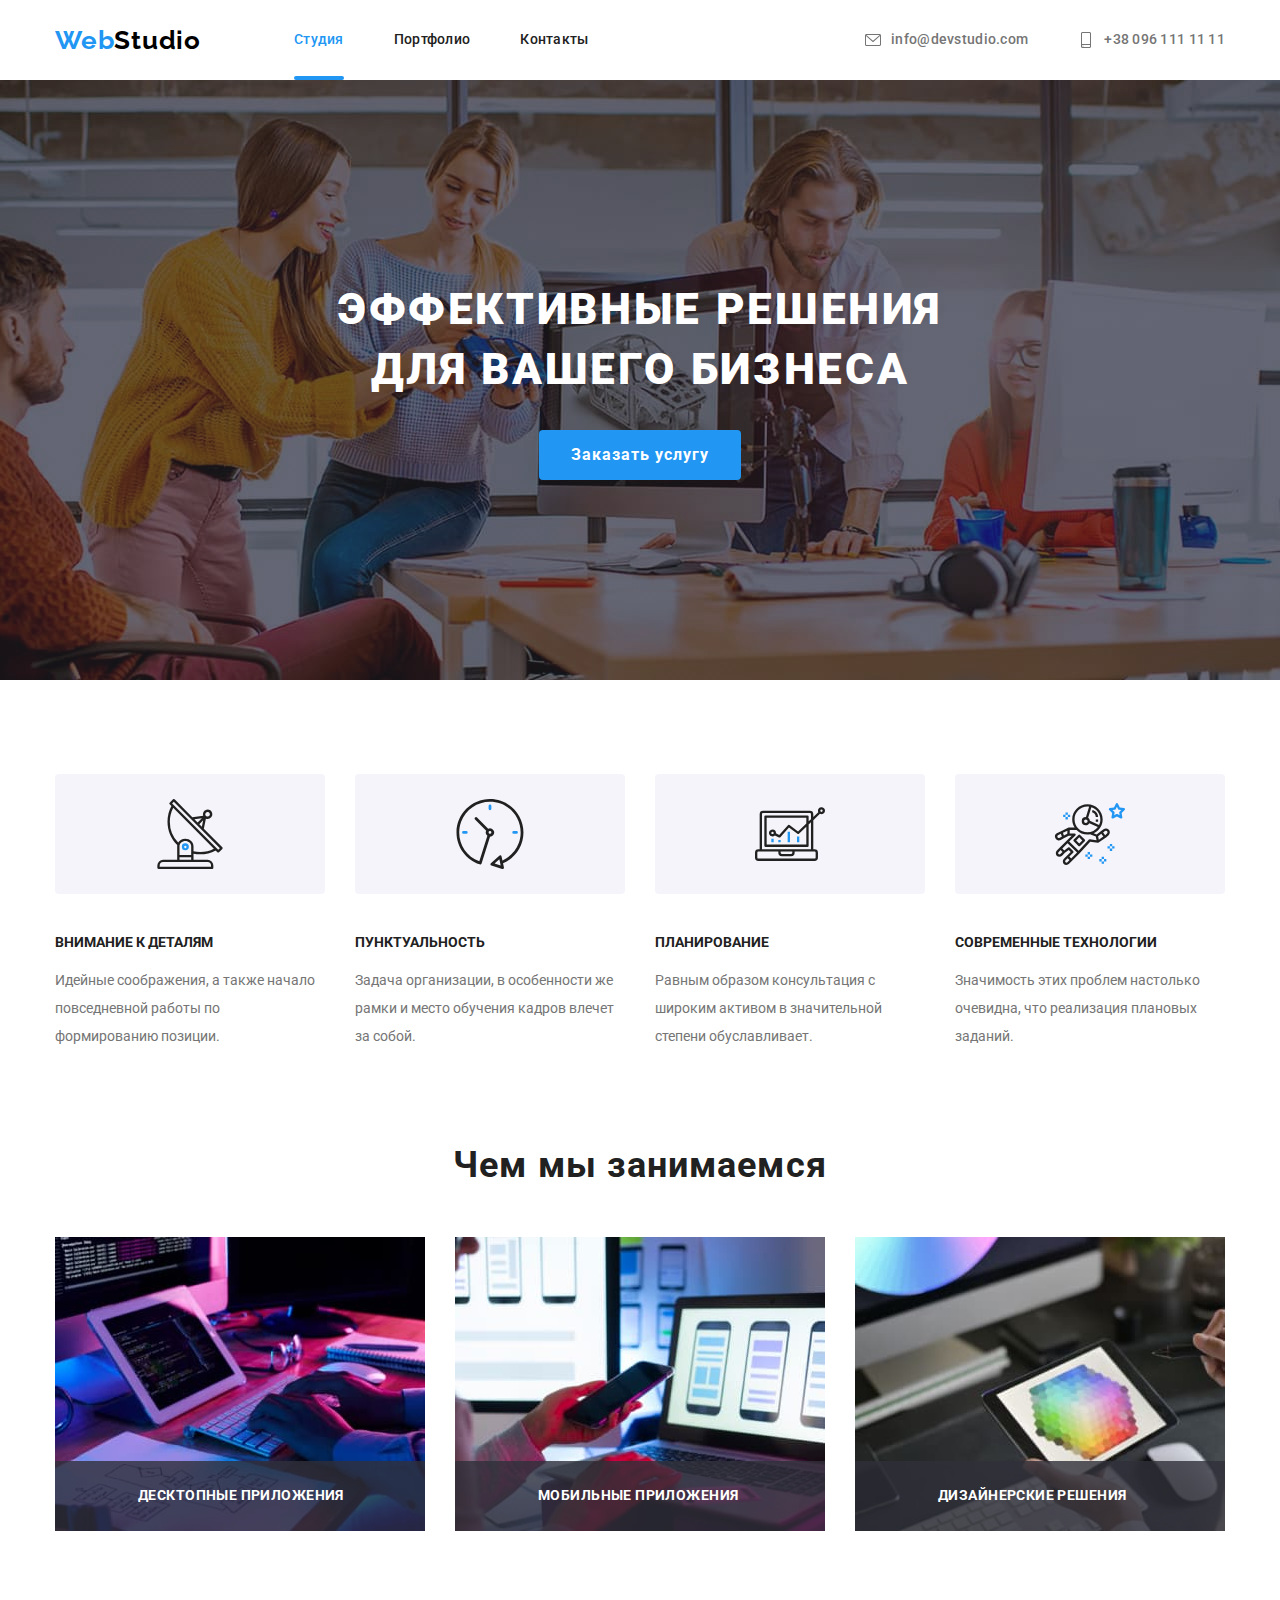
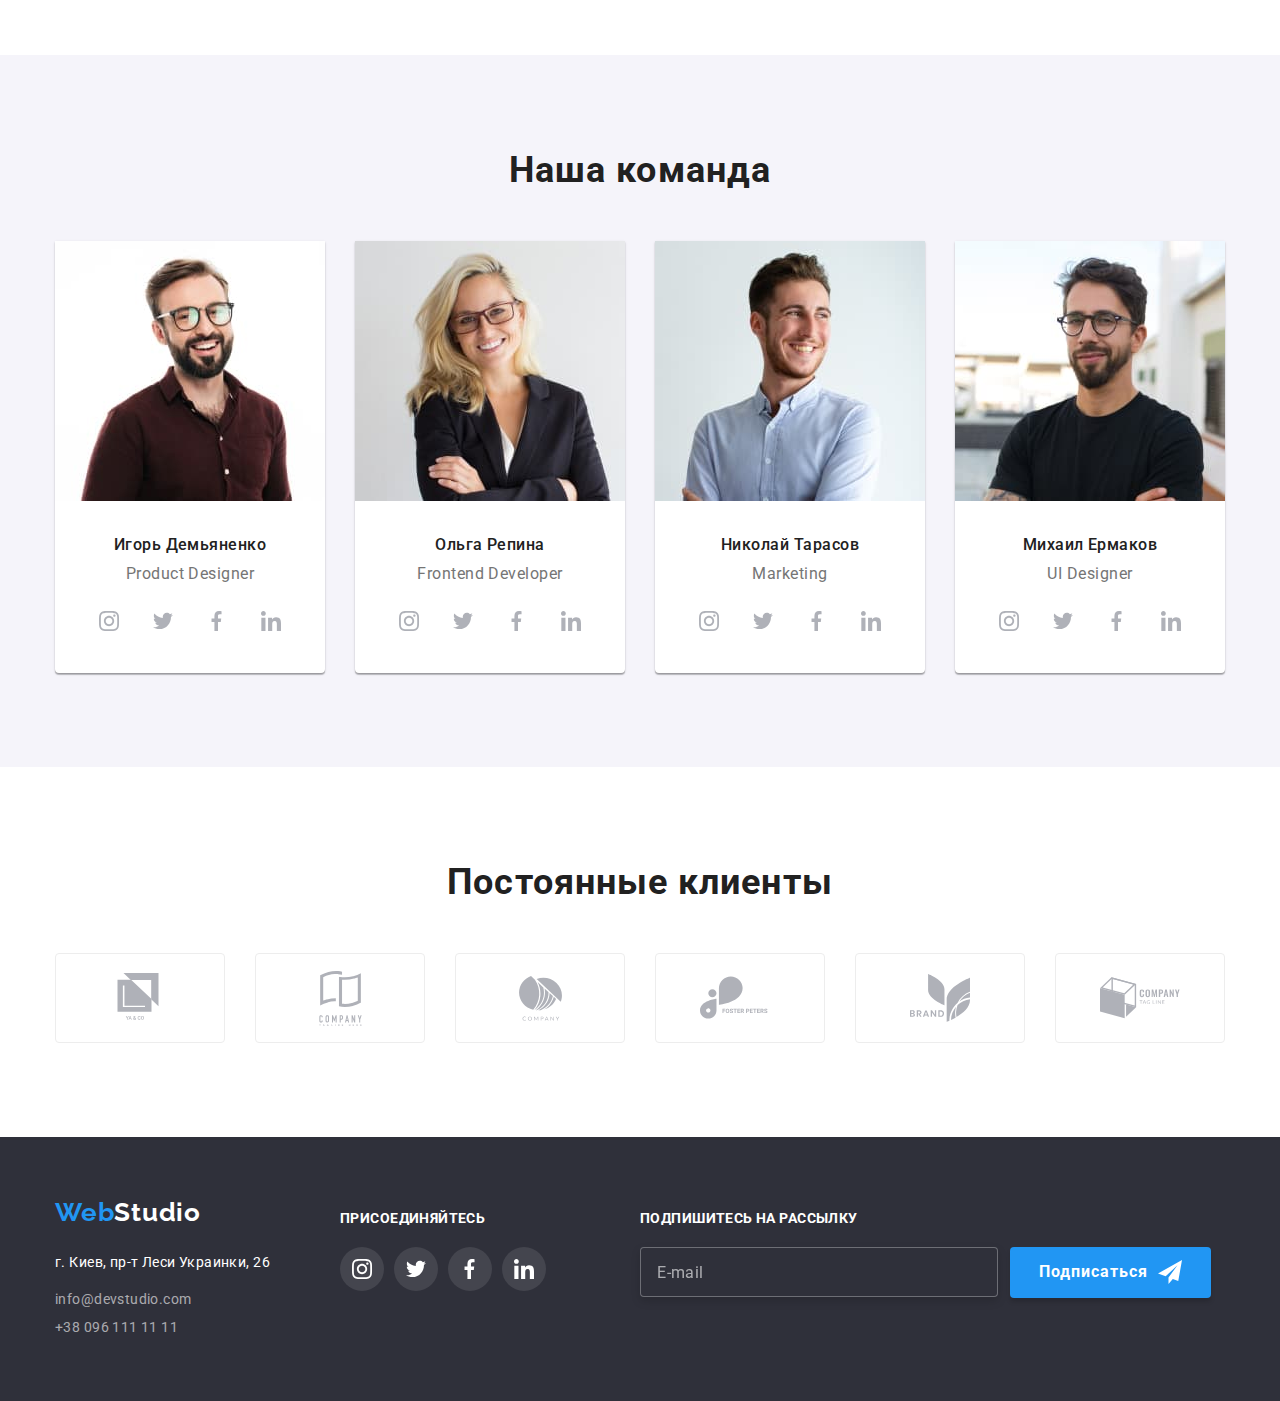
<file: index.html>
<!DOCTYPE html>
<html lang="ru">
<head>
    <meta charset="UTF-8">
    <meta name="viewport" content="width=device-width, initial-scale=1.0">
    <title>Document</title>
    <link rel="stylesheet" href="https://cdnjs.cloudflare.com/ajax/libs/modern-normalize/1.0.0/modern-normalize.css">
    <link rel="preconnect" href="https://fonts.gstatic.com">
    <link rel="stylesheet"
        href="https://fonts.googleapis.com/css2?family=Raleway:wght@700&family=Roboto:wght@400;500;700;900&display=swap">
    <link rel="stylesheet" href="./dist/css/main.min.css">
</head>
<body>
    <!--шапка сайта-->
            <header>
                <!--блок навигации-->
                <div class="header">
        <div class="header__main-nav container">
            <nav class="header__nav">
                 <a href="" class="logo"> <span class="accent">Web</span>Studio</a>
        <!--ссылки на другие страницы-->
        
               <ul class="header__site-nav none">
                   <li class="item"> 
                <a href="index.html" class="header__link current"> Студия </a> 
            </li>
            <li class="item"> 
                <a href="portfolio.html" class="header__link"> Портфолио </a> 
            </li>
            <li class="item"> 
                <a href="" class="header__link"> Контакты </a> 
            </li>
            </ul>
   
        </nav>
        <!--ссылки на контакты-->
         <ul class="header__auth-nav">
             <li class="item"> <a href="mailto:info@devstudio.com" class="header__mail-tel"> 
                 <svg class="header__icon-mail" width="16px" height="30px">
                     <use href="./images/symbol-defso.svg#envelope"></use>
                 </svg> info@devstudio.com </a> </li>
             <li class="item"> <a href="tel:+380961111111" class="header__mail-tel">
                <svg class="header__icon-tel" width="16px" height="30px">
                    <use href="./images/symbol-defso.svg#smartphone"></use>
                </svg> +38 096 111 11 11 </a> </li>
          </ul>
    </div>    
    </div>
        </header>
        <!--главный заголовок-->
        <div class="banner__overlay">
                    <section class="banner"> 
                <h1 class="banner__main-title"> <div>Эффективные решения</div> для вашего бизнеса</h1>
                <button class="banner__button" data-modal-open> Заказать услугу </button>
            </section>
            </div>
               <!--основная часть сайта-->
            
        <main>
            <!--блок особенностей, буллеты-->
            <section class="bullet">
                <div class="container">
                <div class="bullets section">
                <ul class="bullet__main none">
                    <li class="bullet__item">
                        <svg class="bullet__icon">
                            <use href="./images/symbol-defso.svg#antenna1"></use>
                        </svg>
                        <h3 class="bullet__title"> ВНИМАНИЕ К ДЕТАЛЯМ </h3>
                        <p class="bullet__description"> Идейные соображения, а также начало повседневной работы по формированию позиции. </p>
                    </li>
                    <li class="bullet__item">  
                        <svg class="bullet__icon">
                            <use href="./images/symbol-defso.svg#clock1"></use>
                        </svg>
                        <h3 class="bullet__title">  ПУНКТУАЛЬНОСТЬ </h3>
                        <p class="bullet__description"> Задача организации, в особенности же рамки и место обучения кадров влечет за собой. </p>
                    </li>
                    <li class="bullet__item">
                        <svg class="bullet__icon">
                            <use href="./images/symbol-defso.svg#diagram1"></use>
                        </svg>
                        <h3 class="bullet__title"> ПЛАНИРОВАНИЕ </h3>
                        <p class="bullet__description"> Равным образом консультация с широким активом в значительной степени обуславливает. </p>
                    </li>
                    <li class="bullet__item">
                        <svg class="bullet__icon">
                            <use href="./images/symbol-defso.svg#astronaut1"></use>
                        </svg>
                        <h3 class="bullet__title"> СОВРЕМЕННЫЕ ТЕХНОЛОГИИ </h3>
                        <p class="bullet__description"> Значимость этих проблем настолько очевидна, что реализация плановых заданий. </p>
                    </li>
                </ul>
                </div>
                </div>
            </section>

            <section class="direct">
                <!--блок направлений работы-->
                <div class="container">
                <div class="section">
                <h2 class="direct__title">Чем мы занимаемся</h2>
                  <ul class="direct__main none">
                    <li class="direct__image"> 
                        <div class="direct__thumb">
                        <img src="images/box1.jpg" alt="Laptop" width="370"> 
                    <div class="direct__overlay">
                        <p class="direct__text">ДЕСКТОПНЫЕ ПРИЛОЖЕНИЯ</p>
                    </div>
                    </div>
                    </li>
                    <li class="direct__image"> 
                        <div class="direct__thumb">
                        <img src="images/box2.jpg" alt="Mobile phone" width="370"> 
                        <div class="direct__overlay">
                            <p class="direct__text">МОБИЛЬНЫЕ ПРИЛОЖЕНИЯ</p>
                        </div>
                    </div>
                </li>
                    <li class="direct__image"> 
                        <div class="direct__thumb">
                        <img src="images/box3.jpg" alt="Tablet" width="370">
                    <div class="direct__overlay">
                        <p class="direct__text">ДИЗАЙНЕРСКИЕ РЕШЕНИЯ</p>
                    </div>
                    </div>
                 </li>                         
                </ul>
                </div>
                </div>
                
            </section>

            <section class="hero">
                <!--блок герои-->
                <div class="container">
                <div class="section">
                <h2 class="hero__title"> Наша команда </h2>
                <ul class="hero__main none">
                    <li class="hero__item">
                        <img src="images/igor.jpg" alt="Игорь Демьяненко" width="270" class="hero__image">
                        <h4 class="hero__name"> Игорь Демьяненко </h4>
                        <p class="hero__description"> Product Designer </p>
                        <div class="hero__network-set">
                    <a href="" class="hero__network">
                        <svg class="hero__icon-network">
                            <use href="./images/symbol-defso.svg#instacard"></use>
                        </svg></a>
                        <a href="" class="hero__network">
                            <svg class="hero__icon-network">
                                <use href="./images/symbol-defso.svg#twicard"></use>
                            </svg></a>
                            <a href="" class="hero__network">
                                <svg class="hero__icon-network">
                                    <use href="./images/symbol-defso.svg#fbcard"></use>
                                </svg></a>
                                <a href="" class="hero__network">
                                    <svg class="hero__icon-network">
                                        <use href="./images/symbol-defso.svg#linkedincard"></use>
                                    </svg></a>
                                    </div>

                </li>
                    <li class="hero__item">
                        <img src="images/olga.jpg" alt="Ольга Репина" width="270" class="hero__image">
                        <h4 class="hero__name"> Ольга Репина </h4>
                        <p class="hero__description"> Frontend Developer </p>
                        <div class="hero__network-set">
                            <a href="" class="hero__network">
                                <svg class="hero__icon-network">
                                    <use href="./images/symbol-defso.svg#instacard"></use>
                                </svg></a>
                            <a href="" class="hero__network">
                                <svg class="hero__icon-network">
                                    <use href="./images/symbol-defso.svg#twicard"></use>
                                </svg></a>
                            <a href="" class="hero__network">
                                <svg class="hero__icon-network">
                                    <use href="./images/symbol-defso.svg#fbcard"></use>
                                </svg></a>
                            <a href="" class="hero__network">
                                <svg class="hero__icon-network">
                                    <use href="./images/symbol-defso.svg#linkedincard"></use>
                                </svg></a>
                        </div>
                </li>
                    <li class="hero__item">
                        <img src="images/nicolay.jpg" alt="Николай Тарасов" width="270" class="hero__image">
                        <h4 class="hero__name"> Николай Тарасов </h4>
                        <p class="hero__description"> Marketing </p>
                        <div class="hero__network-set">
                            <a href="" class="hero__network">
                                <svg class="hero__icon-network">
                                    <use href="./images/symbol-defso.svg#instacard"></use>
                                </svg></a>
                            <a href="" class="hero__network">
                                <svg class="hero__icon-network">
                                    <use href="./images/symbol-defso.svg#twicard"></use>
                                </svg></a>
                            <a href="" class="hero__network">
                                <svg class="hero__icon-network">
                                    <use href="./images/symbol-defso.svg#fbcard"></use>
                                </svg></a>
                            <a href="" class="hero__network">
                                <svg class="hero__icon-network">
                                    <use href="./images/symbol-defso.svg#linkedincard"></use>
                                </svg></a>
                        </div>
                </li>
                    <li class="hero__item">
                        <img src="images/michael.jpg" alt="Михаил Ермаков" width="270" class="hero__image">
                        <h4 class="hero__name"> Михаил Ермаков </h4>
                        <p class="hero__description"> UI Designer </p>
                        <div class="hero__network-set">
                            <a href="" class="hero__network">
                                <svg class="hero__icon-network">
                                    <use href="./images/symbol-defso.svg#instacard"></use>
                                </svg></a>
                            <a href="" class="hero__network">
                                <svg class="hero__icon-network">
                                    <use href="./images/symbol-defso.svg#twicard"></use>
                                </svg></a>
                            <a href="" class="hero__network">
                                <svg class="hero__icon-network">
                                    <use href="./images/symbol-defso.svg#fbcard"></use>
                                </svg></a>
                            <a href="" class="hero__network">
                                <svg class="hero__icon-network">
                                    <use href="./images/symbol-defso.svg#linkedincard"></use>
                                </svg></a>
                        </div>
                </li>
                </ul>
                </div>
                </div>
            </section>
            
            <!--блок клиенты-->
            <section class="client">
                <div class="container">
                    <div class="section">
<h2 class="client__title">Постоянные клиенты</h2>
<ul class="client__main none">
        <li class="client__list">  
        <button class="client__button">
        <svg class="client__icon" width="50px" height="60px">
            <use href="./images/symbol-defso.svg#client1"></use>
        </svg>
        </button>
    </li>
    <li class="client__list">
        <button class="client__button">
            <svg class="client__icon" width="55px" height="85px">
                <use href="./images/symbol-defso.svg#client2"></use>
            </svg>
            </button>
    </li>
    <li class="client__list">
        <button class="client__button">
            <svg class="client__icon" width="45px" height="55px">
                <use href="./images/symbol-defso.svg#client3"></use>
            </svg>
            </button>
    </li>
    <li class="client__list">
        <button class="client__button">
            <svg class="client__icon" width="90px" height="80px">
                <use href="./images/symbol-defso.svg#client4"></use>
            </svg>
            </button>
    </li>
    <li class="client__list">
        <button class="client__button">
            <svg class="client__icon" width="60px" height="80px">
                <use href="./images/symbol-defso.svg#client5"></use>
            </svg>
            </button>
    </li>
    <li class="client__list">
        <button class="client__button">
            <svg class="client__icon" width="88px" height="80px">
                <use href="./images/symbol-defso.svg#client6"></use>
            </svg>
            </button>
    </li>
    
</ul>
</div>
</div>
            </section>
            </main>

            <!--модальное окно-->
            <div class="backdrop is-hidden" data-modal>
                <div class="modal">
                    <button class="modal__button-close" data-modal-close>
                        <svg class="modal__button-close-icon" width="18px" height="18px"> 
                            <use href="./images/symbol-defso.svg#close-black"></use>
                        </svg>
                    </button>                   
                    <p class="modal__title">Оставьте свои данные, мы вам перезвоним</p>
                <form class="modal__form">
                    <div class="form__input">
                        <label for="user-name" class="modal__label">Имя</label>
                        
                        <svg class="modal__icon-form" width="18px" height="18px">
                            <use href="./images/symbol-defso.svg#person"></use>
                        </svg>
                        <input type="text" name="user-name" id="user-name" class="modal__input-text">
                    </div>
                   <div class="form__input">
                    <label for="phone" class="modal__label">Телефон</label>
                    
                    <svg class="modal__icon-form" width="18px" height="18px">
                        <use href="./images/symbol-defso.svg#phone"></use>
                    </svg>
                    <input type="tel" name="phone" id="phone" class="modal__input-text">
                   </div>
                   <div class="form__input">
                    <label for="email" class="modal__label">Почта</label>
                    
                    <svg class="modal__icon-form" width="18px" height="18px">
                        <use href="./images/symbol-defso.svg#email"></use>
                    </svg>
                    <input type="email" name="email" id="email" class="modal__input-text">
                   </div>
                   <div class="form__input">
                    <label for="comment" class="modal__label">Комментарий</label>
                    <textarea name="comment" id="comment" rows="4" placeholder="Введите текст"></textarea>
                   </div>         
                 <div class="modal__form-check">     
                                
                     <input type="checkbox" name="rules" id="checkbox" class="modal__checkbox"/>
                    
                    <label for="checkbox" class="modal__label-checkbox"><span class="modal__policy">Соглашаюсь с рассылкой и принимаю </span> <a href=""
                            class="modal__policy-link"> Условия договора</a>
                    </label> 
                </div>
                <div class="modal__button">
                 <button type="submit" class="modal__button-send">Отправить</button>
                </div>
                </form>
                </div>
            </div>
        
        <!--подвал сайта-->
       
    <footer class="footer">
        <div class="container">
            <div class="footer__info">
                <div>
                    <div class="footer__logo ">
                        <a href="" class="footer__logo-link"> <span class="accent">Web</span>Studio</a>
                    </div>
                    <!--блок контактов в подвале-->
                    <ul class="none">
                        <li>
                            <p class="footer__address"> г. Киев, пр-т Леси Украинки, 26 </p>
                        </li>
                        <li> <a href="mailto:info@devstudio.com" class="footer__contact footer__mail"> info@devstudio.com </a> </li>
                        <li> <a href="tel:+380961111111" class="footer__contact"> +38 096 111 11 11 </a> </li>
                    </ul>
                </div>
                <div class="footer__social">
    
                    <p class="footer__form-title">присоединяйтесь</p>
    
                    <ul class="none footer__network-set">
                        <li class="footer__item">
                            <a href="" class="footer__network">
                                <svg class="footer__icon-network">
                                    <use href="./images/symbol-defso.svg#instacard"></use>
                                </svg></a>
                        </li>
                        <li class="footer__item">
                            <a href="" class="footer__network">
                                <svg class="footer__icon-network">
                                    <use href="./images/symbol-defso.svg#twicard"></use>
                                </svg></a>
                        </li>
                        <li class="footer__item">
                            <a href="" class="footer__network">
                                <svg class="footer__icon-network">
                                    <use href="./images/symbol-defso.svg#fbcard"></use>
                                </svg></a>
                        </li>
                        <li class="footer__item">
                            <a href="" class="footer__network">
                                <svg class="footer__icon-network">
                                    <use href="./images/symbol-defso.svg#linkedincard"></use>
                                </svg></a>
                        </li>
                    </ul>
                </div>
                <!--форма подписки в подвале-->
                <div> 
                <form class="footer__form">
                    <p class="footer__form-title">подпишитесь на рассылку</p>
                    <div class="footer__input">
                    <label for="mail-foot"></label>
                    <input type="email" name="mail-foot" id="mail-foot" placeholder="E-mail" >
                
                    <button type="submit" class="footer__button-send">Подписаться
                        <svg class="footer__icon-send" width="24px" height="24px">
                            <use href="./images/symbol-defso.svg#icon-send"></use>
                        </svg>
                    </button>
                    </div>
                </form>
                </div>
            </div>
        </div>
    </footer>
<script src="./js/modal.js"></script>
</body>
</html>
</file>
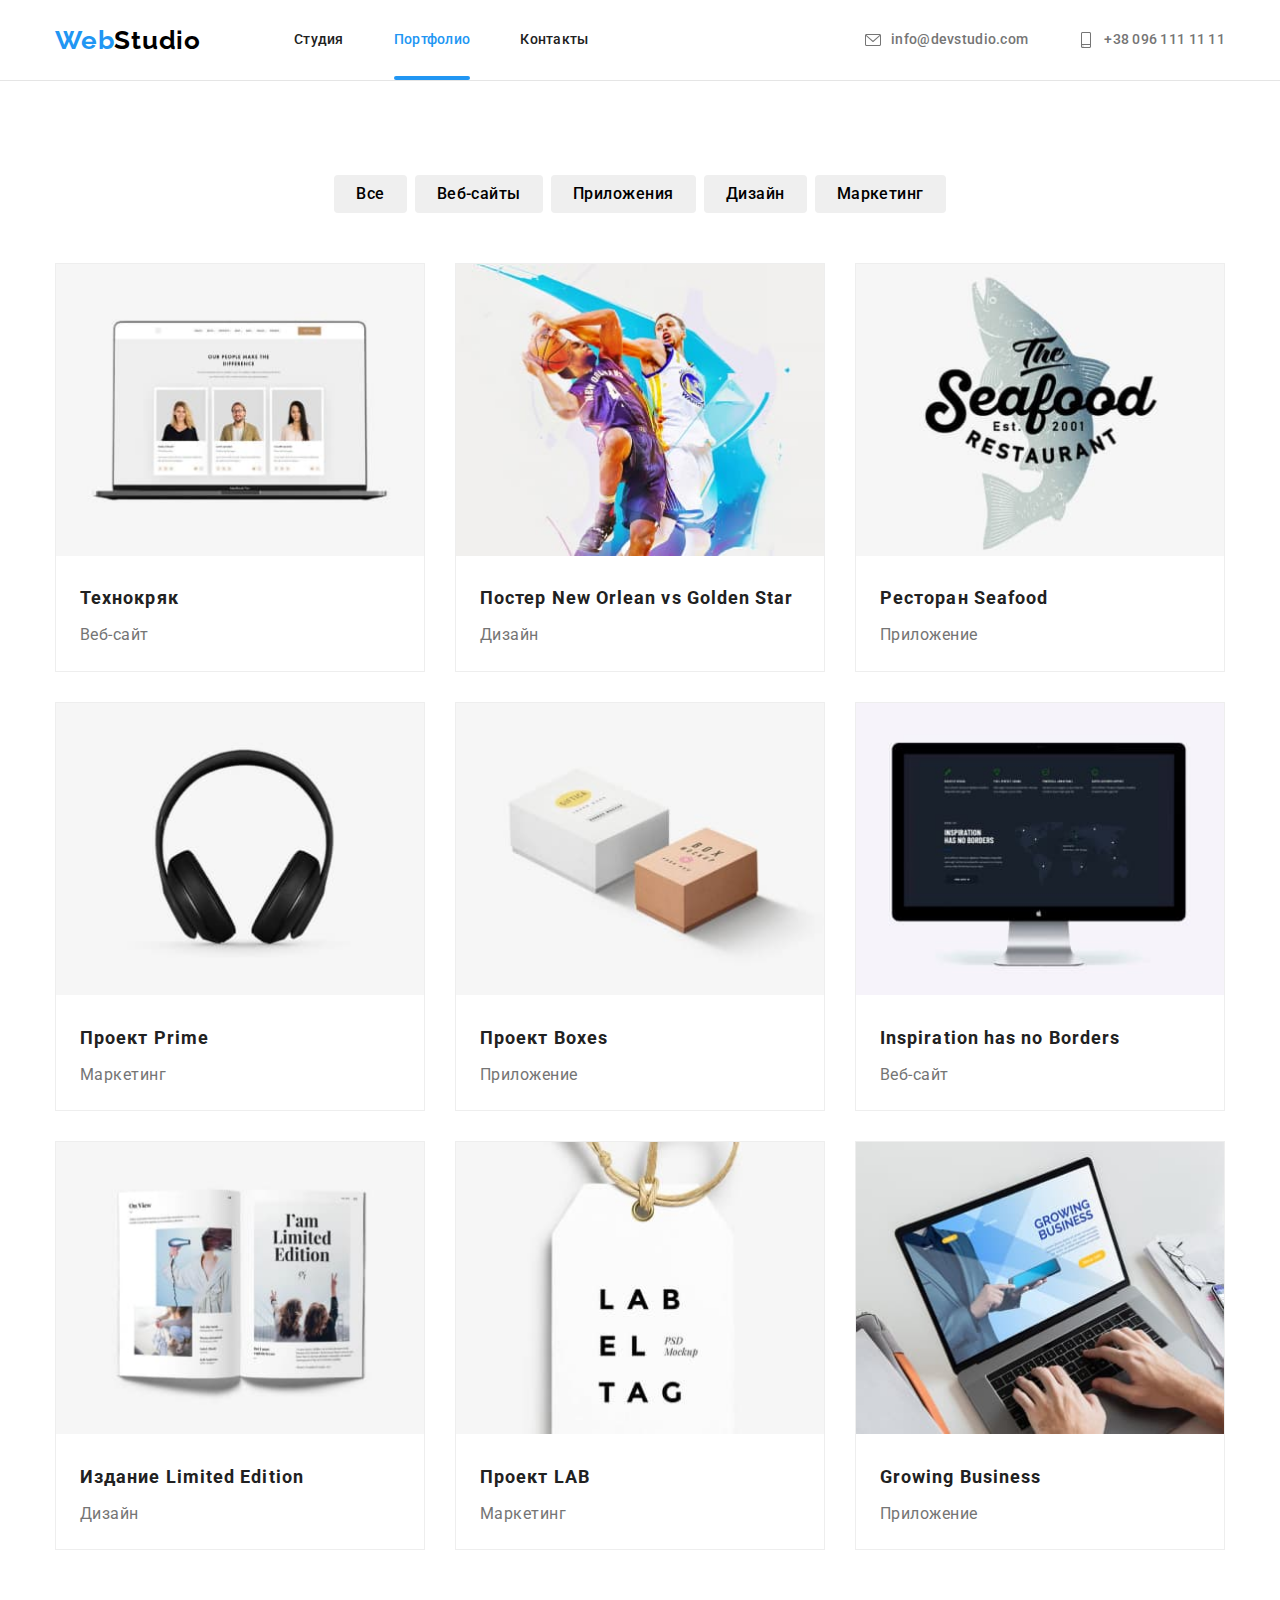
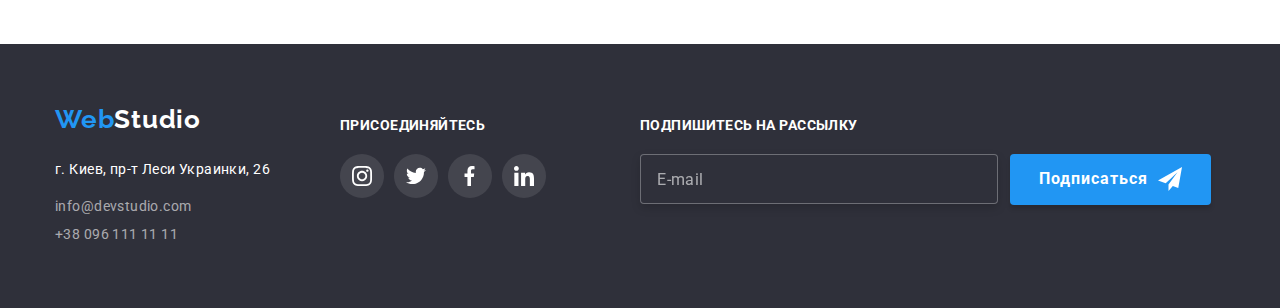
<file: portfolio.html>
<!DOCTYPE html>
<html lang="ru">
<head>
    <meta charset="UTF-8">
    <meta name="viewport" content="width=device-width, initial-scale=1.0">
    <title>Document</title>
    <link rel="stylesheet" href="https://cdnjs.cloudflare.com/ajax/libs/modern-normalize/1.0.0/modern-normalize.css">
<link rel="preconnect" href="https://fonts.gstatic.com">
<link rel="stylesheet"
    href="https://fonts.googleapis.com/css2?family=Raleway:wght@700&family=Roboto:wght@400;500;700;900&display=swap">
    <link rel="stylesheet" href="./dist/css/portfolio.min.css">
</head>
<body>
    <!--шапка сайта-->
        <header class="header__line">  
        <!--блок навигации-->
        <div class="header__main-nav header container">
              <nav class="header__nav">
                        <a href="" class="logo"> <span class="accent">Web</span>Studio</a>
            <!--ссылки на другие страницы-->
            <ul class="header__site-nav none">
                <li class="item">
                    <a href="index.html" class="header__link"> Студия </a>
                </li>
                <li class="item">
                    <a href="portfolio.html" class="header__link current"> Портфолио </a>
                </li>
                <li class="item">
                    <a href="" class="header__link"> Контакты </a>
                </li>
                </ul>
        </nav>
        <!--ссылки на контакты-->
                <ul class="header__auth-nav">
            <li class="item"> <a href="mailto:info@devstudio.com" class="header__mail-tel item">
                <svg class="header__icon-mail" width="16px" height="30px">
                    <use href="./images/symbol-defso.svg#envelope"></use>
                </svg> info@devstudio.com </a> </li>
            <li class="item"> <a href="tel:+380961111111" class="header__mail-tel item">
                <svg class="header__icon-tel" width="16px" height="30px">
                    <use href="./images/symbol-defso.svg#smartphone"></use>
                </svg> +38 096 111 11 11 </a> </li>
            </ul>
        </div>
        </header>
    <!--основная часть страницы-->
    <main>
<section class="section__portfolio">
    <div class="container">
        <h1 class="portfolio__hide">Портфолио</h1>
    <!--блок с кнопками-->
    <ul class="none filter">
        <div class="filter__button-list">
        <li class="filter__button-item">
            
            <button type="button" class="filter__button">Все</button>
            
        </li>
        <li class="filter__button-item"> 
           
            <button type="button" class="filter__button">Веб-сайты</button>
           
        </li>
        <li class="filter__button-item">
            
            <button type="button" class="filter__button">Приложения</button>
            
        </li>
        <li class="filter__button-item">
            
            <button type="button" class="filter__button">Дизайн</button>
          
        </li>
        <li class="filter__button-item">
           
            <button type="button" class="filter__button">Маркетинг</button>
           
        </li>
        </div>
    </ul>
    </div>
    <!--блок с портфолио-->
    
    <ul class="none">
        <div class="container">
        <div class="project">
        <li class="project__list">
            <a href="" class="project__card">
                <div class="project__thumb">
            <img src="images/project1.jpg" alt="Технокряк" width="370" class="project__image">
            <div class="project__overlay">
            <div>
            <p class="project__text-overlay">Технокряк это современная площадка распространения коронавируса. Компании используют эту платформу для цифрового
            шпионажа и атак на защищённые сервера конкурентов.</p>
            </div>
            </div>
        </div>
            <div class="project__item">
            <h4 class="project__title">Технокряк</h4>
            <p class="project__description">Веб-сайт</p>
            </div>
            </a>
        </li>
      <li class="project__list">
        <a href="" class="project__card">
            <div class="project__thumb">
          <img src="images/project2.jpg" alt="Постер New Orlean vs Golden Star" width="370" class="project__image">
        <div class="project__overlay">
          <div>
                <p class="project__text-overlay">Технокряк это современная площадка распространения коронавируса. Компании используют эту
                    платформу для цифрового
                    шпионажа и атак на защищённые сервера конкурентов.</p>
            </div>
        </div>
        </div>
          <div class="project__item">
            <h4 class="project__title">Постер New Orlean vs Golden Star</h4>
            <p class="project__description">Дизайн</p>
            </div>
            </a>
        </li>
        <li class="project__list">
            <a href="" class="project__card">
                <div class="project__thumb">
            <img src="images/project3.jpg" alt="Ресторан Seafood" width="370" class="project__image">
           <div class="project__overlay">
            <div>
                <p class="project__text-overlay">Технокряк это современная площадка распространения коронавируса. Компании используют эту
                    платформу для цифрового
                    шпионажа и атак на защищённые сервера конкурентов.</p>
            </div>
            </div>
            </div>
            <div class="project__item">
            <h4 class="project__title">Ресторан Seafood</h4>
            <p class="project__description">Приложение</p>
            </div>
            </a>
        </li>
        <li class="project__list">
            <a href="" class="project__card">
                <div class="project__thumb">
            <img src="images/project4.jpg" alt="Проект Prime" width="370" class="project__image">
            <div class="project__overlay">
            <div>
            <p class="project__text-overlay">Технокряк это современная площадка распространения коронавируса. Компании используют эту
                платформу для цифрового
                шпионажа и атак на защищённые сервера конкурентов.</p>
        </div>
        </div>
        </div>
            <div class="project__item">
            <h4 class="project__title">Проект Prime</h4>
            <p class="project__description">Маркетинг</p>
            </div>
            </a>
        </li>
        <li class="project__list">
            <a href="" class="project__card">
                <div class="project__thumb">
            <img src="images/project5.jpg" alt="Проект Boxes" width="370" class="project__image">
            <div class="project__overlay">
            <div>
                <p class="project__text-overlay">Технокряк это современная площадка распространения коронавируса. Компании используют эту
                    платформу для цифрового
                    шпионажа и атак на защищённые сервера конкурентов.</p>
            </div>
            </div>
            </div>
            <div class="project__item">
            <h4 class="project__title">Проект Boxes</h4>
            <p class="project__description">Приложение</p>
            </div>
            </a>
        </li>
        <li class="project__list">
            <a href="" class="project__card">
                <div class="project__thumb">
            <img src="images/project6.jpg" alt="Inspiration has no Borders" width="370" class="project__image">
            <div class="project__overlay">
            <div>
                <p class="project__text-overlay">Технокряк это современная площадка распространения коронавируса. Компании используют эту
                    платформу для цифрового
                    шпионажа и атак на защищённые сервера конкурентов.</p>
            </div>
            </div>
            </div>
            <div class="project__item">
            <h4 class="project__title">Inspiration has no Borders</h4>
            <p class="project__description">Веб-сайт</p>
            </div>
           </a>
        </li>
        <li class="project__list">
            <a href="" class="project__card">
                <div class="project__thumb">
            <img src="images/project7.jpg" alt="Издание Limited Edition" width="370" class="project__image">
            <div class="project__overlay">
            <div>
                <p class="project__text-overlay">Технокряк это современная площадка распространения коронавируса. Компании используют эту
                    платформу для цифрового
                    шпионажа и атак на защищённые сервера конкурентов.</p>
            </div>
            </div>
            </div>
        
            <div class="project__item">
         <h4 class="project__title">Издание Limited Edition</h4>
            <p class="project__description">Дизайн</p>
            </div>
            </a>
        </li>
        <li class="project__list">
            <a href="" class="project__card">
                <div class="project__thumb">
            <img src="images/project8.jpg" alt="Проект LAB" width="370" class="project__image">
            <div class="project__overlay">
            <div>
                <p class="project__text-overlay">Технокряк это современная площадка распространения коронавируса. Компании используют эту
                    платформу для цифрового
                    шпионажа и атак на защищённые сервера конкурентов.</p>
            </div>
            </div>
            </div>
            <div class="project__item">
            <h4 class="project__title">Проект LAB</h4>
            <p class="project__description">Маркетинг</p>
            </div>
            </a>
        </li>
        <li class="project__list">
            <a href="" class="project__card">
                <div class="project__thumb">
            <img src="images/project9.jpg" alt="Growing Business" width="370" class="project__image">
            <div class="project__overlay">
            <div>
                <p class="project__text-overlay">Технокряк это современная площадка распространения коронавируса. Компании используют эту
                    платформу для цифрового
                    шпионажа и атак на защищённые сервера конкурентов.</p>
            </div>
            </div>
            </div>
            <div class="project__item">
            <h4 class="project__title">Growing Business</h4>
            <p class="project__description">Приложение</p>
            </div>
            </a>
        </li>
        </div>
        </div>
        </ul>
        
</section>
</main>

    <!--подвал сайта-->
   
    <footer class="footer">
        <div class="container">
            <div class="footer__info">
                <div>
                    <div class="footer__logo ">
                        <a href="" class="footer__logo-link"> <span class="accent">Web</span>Studio</a>
                    </div>
                    <!--блок контактов в подвале-->
                    <ul class="none">
                        <li>
                            <p class="footer__address"> г. Киев, пр-т Леси Украинки, 26 </p>
                        </li>
                        <li> <a href="mailto:info@devstudio.com" class="footer__contact footer__mail"> info@devstudio.com
                            </a> </li>
                        <li> <a href="tel:+380961111111" class="footer__contact"> +38 096 111 11 11 </a> </li>
                    </ul>
                </div>
                <div class="footer__social">
    
                    <p class="footer__form-title">присоединяйтесь</p>
    
                    <ul class="none footer__network-set">
                        <li class="footer__item">
                            <a href="" class="footer__network">
                                <svg class="footer__icon-network">
                                    <use href="./images/symbol-defso.svg#instacard"></use>
                                </svg></a>
                        </li>
                        <li class="footer__item">
                            <a href="" class="footer__network">
                                <svg class="footer__icon-network">
                                    <use href="./images/symbol-defso.svg#twicard"></use>
                                </svg></a>
                        </li>
                        <li class="footer__item">
                            <a href="" class="footer__network">
                                <svg class="footer__icon-network">
                                    <use href="./images/symbol-defso.svg#fbcard"></use>
                                </svg></a>
                        </li>
                        <li class="footer__item">
                            <a href="" class="footer__network">
                                <svg class="footer__icon-network">
                                    <use href="./images/symbol-defso.svg#linkedincard"></use>
                                </svg></a>
                        </li>
                    </ul>
                </div>
                <!--форма подписки в подвале-->
                <div>
                    <form class="footer__form">
                        <p class="footer__form-title">подпишитесь на рассылку</p>
                        <div class="footer__input">
                            <label for="mail-foot"></label>
                            <input type="email" name="mail-foot" id="mail-foot" placeholder="E-mail">
    
                            <button type="submit" class="footer__button-send">Подписаться
                                <svg class="footer__icon-send" width="24px" height="24px">
                                    <use href="./images/symbol-defso.svg#icon-send"></use>
                                </svg>
                            </button>
                        </div>
                    </form>
                </div>
            </div>
        </div>
    </footer>

   </body>
</html>
</file>
<file: dist/css/main.min.css>
.header__main-nav,.header__nav,.header__site-nav,.header__mail-tel{display:-webkit-box;display:-ms-flexbox;display:flex;-webkit-box-align:center;-ms-flex-align:center;align-items:center}.logo,.footer__logo-link{font-family:"Raleway",sans-serif;font-weight:700;font-size:26px;line-height:1.19;letter-spacing:.03em}.banner__button,.modal__button-close,.client__button{padding:0px;border:none;line-height:0}.bullets,.bullet__main{display:-webkit-box;display:-ms-flexbox;display:flex;padding:0px}.direct__title,.hero__title,.client__title{margin-top:0;margin-bottom:50px;-webkit-box-align:center;-ms-flex-align:center;align-items:center;text-align:center;-webkit-box-pack:center;-ms-flex-pack:center;justify-content:center;font-family:"Roboto",sans-serif;font-weight:700;font-size:36px;line-height:1.17;letter-spacing:.03em;color:#212121}.direct__main,.hero__main,.client__main,.client__list,.client__button,.client__icon,.footer__info,.footer__network-set,.footer__button-send{display:-webkit-box;display:-ms-flexbox;display:flex}.direct,.hero,.client{padding-top:94px;padding-bottom:94px}.modal__label-checkbox::before,.client__button{-webkit-box-align:center;-ms-flex-align:center;align-items:center;-webkit-box-pack:center;-ms-flex-pack:center;justify-content:center}.modal__policy,.modal__policy-link,.footer__address,.footer__contact{font-family:"Roboto",sans-serif;font-weight:400;font-size:14px;line-height:2;letter-spacing:.03em}.modal__form-check,.modal__label-checkbox,.modal__button{-webkit-box-align:center;-ms-flex-align:center;align-items:center;-webkit-box-pack:center;-ms-flex-pack:center;justify-content:center;line-height:0}html{-webkit-box-sizing:border-box;box-sizing:border-box}*,*::before,*::after{-webkit-box-sizing:inherit;box-sizing:inherit}body{font-family:"Roboto",sans-serif;color:#212121;background-color:#fff}li{list-style-type:none;padding:0px;margin:0px}a{text-decoration:none}ul{margin-top:0;margin-bottom:0}.none{padding:0}.container{width:1200px;padding-left:15px;padding-right:15px;margin-left:auto;margin-right:auto}.section{margin:0}.section__portfolio{padding-top:94px;padding-bottom:94px}.header{font-family:"Roboto",sans-serif;color:#212121;background-color:#fff}.header__main-nav{height:80px}.header__site-nav{margin-left:93px}.header__site-nav .item:not(:last-child){margin-right:50px}.header__line{border-bottom:1px solid #e5e5e5}.header__link{display:block;padding-top:32px;padding-bottom:32px;position:relative;font-family:"Roboto",sans-serif;font-weight:500;font-size:14px;line-height:1.14;letter-spacing:.02em;color:#212121;-webkit-transition:color 250ms cubic-bezier(0.4, 0, 0.2, 1);transition:color 250ms cubic-bezier(0.4, 0, 0.2, 1)}.header__link:hover,.header__link:focus{color:#2196f3}.header__link.current{color:#2196f3}.header__link::after{content:'';position:absolute;display:block;left:0;bottom:0;opacity:0;width:100%;height:4px;border-radius:2px;background-color:#2196f3;-webkit-transition:opacity 250ms cubic-bezier(0.4, 0, 0.2, 1);transition:opacity 250ms cubic-bezier(0.4, 0, 0.2, 1)}.header__auth-nav{display:-webkit-box;display:-ms-flexbox;display:flex;margin-left:auto;margin-top:32px;margin-bottom:32px}.header__auth-nav .item+.item{margin-left:50px}.header__mail-tel{font-family:"Roboto",sans-serif;font-weight:500;font-size:14px;line-height:1.14;letter-spacing:.02em;color:#757575;-webkit-transition:color 250ms cubic-bezier(0.4, 0, 0.2, 1);transition:color 250ms cubic-bezier(0.4, 0, 0.2, 1)}.header__mail-tel:hover,.header__mail-tel:focus{color:#2196f3}.header__icon-mail{margin-right:10px;background-repeat:no-repeat;fill:currentColor}.header__icon-tel{margin-right:10px;fill:currentColor}.current.header__link::after,.header__link:hover::after{opacity:1}.logo{color:#000;-webkit-transition:color 250ms cubic-bezier(0.4, 0, 0.2, 1);transition:color 250ms cubic-bezier(0.4, 0, 0.2, 1)}.logo:hover,.logo:focus{color:#2196f3}.logo .accent{color:#2196f3}.banner{padding-top:200px;padding-bottom:200px;left:0px;top:80px;text-align:center}.banner__overlay{max-width:1600px;height:600px;margin-left:auto;margin-right:auto;background-image:-webkit-gradient(linear, left top, right top, from(rgba(47,48,58,0.4)), to(rgba(47,48,58,0.4))),url("../../images/bannero.jpg");background-image:linear-gradient(to right, rgba(47,48,58,0.4), rgba(47,48,58,0.4)),url("../../images/bannero.jpg");background-color:#2f303a;background-position:center;background-repeat:no-repeat;background-size:cover}.banner__main-title{margin-top:0;margin-bottom:30px;font-family:"Roboto",sans-serif;font-weight:900;font-size:44px;line-height:1.36;letter-spacing:.06em;text-transform:uppercase;color:#fff}.banner__button{display:inline;-webkit-box-align:center;-ms-flex-align:center;align-items:center;min-width:200px;min-height:50px;font-family:"Roboto",sans-serif;font-weight:700;font-size:16px;line-height:1.9;letter-spacing:.06em;color:#fff;background-color:#2196f3;cursor:pointer;border-radius:4px;padding:10px 32px}.backdrop{position:fixed;left:0;top:0;width:100%;height:100%;background-color:rgba(0,0,0,0.2);opacity:1;-webkit-transition:opacity 250ms cubic-bezier(0.4, 0, 0.2, 1);transition:opacity 250ms cubic-bezier(0.4, 0, 0.2, 1)}.backdrop.is-hidden{opacity:0;pointer-events:none}.backdrop.is-hidden .modal{-webkit-transform:scale(1.1) translate(-50%, -50%);transform:scale(1.1) translate(-50%, -50%)}.form__input{position:relative;display:-webkit-box;display:-ms-flexbox;display:flex;-webkit-box-orient:vertical;-webkit-box-direction:normal;-ms-flex-direction:column;flex-direction:column;margin-bottom:10px;-webkit-transition:color 250ms cubic-bezier(0.4, 0, 0.2, 1),border-color 250ms cubic-bezier(0.4, 0, 0.2, 1);transition:color 250ms cubic-bezier(0.4, 0, 0.2, 1),border-color 250ms cubic-bezier(0.4, 0, 0.2, 1)}.form__input input{width:448px;height:40px;border:1px solid rgba(33,33,33,0.2);-webkit-box-sizing:border-box;box-sizing:border-box;border-radius:4px;-webkit-transition:color 250ms cubic-bezier(0.4, 0, 0.2, 1),border-color 250ms cubic-bezier(0.4, 0, 0.2, 1);transition:color 250ms cubic-bezier(0.4, 0, 0.2, 1),border-color 250ms cubic-bezier(0.4, 0, 0.2, 1)}.form__input input:hover,.form__input input:focus{color:#2196f3;border-color:#2196f3}.form__input:hover,.form__input:focus{color:#2196f3;border-color:#2196f3}.form__input label{margin-bottom:4px}.form__input:focus-within>.icon-form{fill:#2196f3}.form__input textarea{width:448px;height:120px;border:1px solid rgba(33,33,33,0.2);-webkit-box-sizing:border-box;box-sizing:border-box;border-radius:4px;-webkit-transition:border-color 250ms cubic-bezier(0.4, 0, 0.2, 1);transition:border-color 250ms cubic-bezier(0.4, 0, 0.2, 1)}.form__input textarea::-webkit-input-placeholder{font-family:"Roboto",sans-serif;font-weight:400;font-size:12px;line-height:1.6;letter-spacing:.01em;color:rgba(117,117,117,0.5)}.form__input textarea:-ms-input-placeholder{font-family:"Roboto",sans-serif;font-weight:400;font-size:12px;line-height:1.6;letter-spacing:.01em;color:rgba(117,117,117,0.5)}.form__input textarea::-ms-input-placeholder{font-family:"Roboto",sans-serif;font-weight:400;font-size:12px;line-height:1.6;letter-spacing:.01em;color:rgba(117,117,117,0.5)}.form__input textarea::placeholder{font-family:"Roboto",sans-serif;font-weight:400;font-size:12px;line-height:1.6;letter-spacing:.01em;color:rgba(117,117,117,0.5)}.form__input textarea:hover,.form__input textarea:focus{border-color:#2196f3}textarea{resize:none;padding:12px 16px;margin-bottom:0}.modal{position:absolute;top:50%;left:50%;min-width:528px;min-height:581px;background-color:#fff;-webkit-transform:scale(1) translate(-50%, -50%);transform:scale(1) translate(-50%, -50%);-webkit-transition:-webkit-transform 250ms cubic-bezier(0.4, 0, 0.2, 1);transition:-webkit-transform 250ms cubic-bezier(0.4, 0, 0.2, 1);transition:transform 250ms cubic-bezier(0.4, 0, 0.2, 1);transition:transform 250ms cubic-bezier(0.4, 0, 0.2, 1), -webkit-transform 250ms cubic-bezier(0.4, 0, 0.2, 1)}.modal__button-close{position:absolute;width:30px;height:30px;top:8px;right:8px;background-color:#fff;border:1px solid rgba(0,0,0,0.1);border-radius:50%;-webkit-transition:color 250ms cubic-bezier(0.4, 0, 0.2, 1);transition:color 250ms cubic-bezier(0.4, 0, 0.2, 1)}.modal__button-close:hover{color:#2196f3}.modal__button-close-icon{fill:currentColor}.modal__title{position:absolute;margin:0;width:448px;height:23px;top:40px;left:40px;font-family:"Roboto",sans-serif;font-weight:700;font-size:20px;line-height:1.15;text-align:center;letter-spacing:.03em;color:#212121}.modal__form{width:448px;height:342px;padding-top:75px;margin-left:auto;margin-right:auto}.modal__label{font-family:"Roboto",sans-serif;font-weight:400;font-size:12px;line-height:1.6;letter-spacing:.01em;color:#757575}.modal__icon-form{position:absolute;bottom:11px;left:12px;fill:currentColor}.modal__input-text{padding-left:35px;color:#757575}.modal__form-check{display:-webkit-box;display:-ms-flexbox;display:flex;margin-top:20px}.modal__checkbox{position:absolute;width:1px;height:1px;margin:-1px;border:0;padding:0;clip:rect(0 0 0 0);overflow:hidden}.modal__label-checkbox{display:inline-block}.modal__label-checkbox::before{content:'';display:inline-block;width:16px;height:15px;margin-right:8px;border:2px solid #212121;border-radius:2px;cursor:pointer;-webkit-transition:border-color 250ms cubic-bezier(0.4, 0, 0.2, 1);transition:border-color 250ms cubic-bezier(0.4, 0, 0.2, 1)}.modal__checkbox:checked ~ .modal__label-checkbox::before{background-image:url("../../images/checkbox-on.svg");background-color:#2196f3;border-color:transparent;background-size:contain;background-origin:border-box}.modal__policy{-webkit-box-align:center;-ms-flex-align:center;align-items:center;color:#757575}.modal__policy-link{text-decoration:underline;color:#2196f3}.modal__button{display:-webkit-box;display:-ms-flexbox;display:flex;margin-top:20px}.modal__button-send{border:none;border-radius:4px;padding:10px 55px;min-width:200px;min-height:50px;font-family:"Roboto",sans-serif;font-weight:700;font-size:16px;line-height:1.9;letter-spacing:.06em;cursor:pointer;color:#fff;background-color:#2196f3;-webkit-box-shadow:0px 4px 4px rgba(0,0,0,0.15);box-shadow:0px 4px 4px rgba(0,0,0,0.15)}.bullet{padding-top:94px;padding-bottom:0}.bullet__item:not(:last-child){margin-right:30px}.bullet__icon{width:270px;height:120px;padding-top:25px;padding-bottom:25px;margin-bottom:30px;background-color:#f5f4fa;border-radius:4px}.bullet__icon:not(:first-child){margin-right:30px}.bullet__title{margin-top:0;margin-bottom:10px;font-family:"Roboto",sans-serif;font-weight:700;font-size:14px;line-height:2;color:#212121}.bullet__description{margin-top:0;margin-bottom:0;font-family:"Roboto",sans-serif;font-weight:400;font-size:14px;line-height:2;color:#757575}.direct__image{width:370px;margin-right:30px;margin-bottom:30px;line-height:0}.direct__image:last-child{margin-right:0}.direct__thumb{position:relative}.direct__overlay{position:absolute;left:0;bottom:0;width:370px;height:70px;background:rgba(47,48,58,0.8)}.direct__text{position:absolute;margin:0;left:83px;bottom:27px;text-align:center;-webkit-box-pack:center;-ms-flex-pack:center;justify-content:center;font-family:"Roboto",sans-serif;font-weight:700;font-size:14px;line-height:1.14;letter-spacing:.03em;color:#fff}.hero{background-color:#f5f4fa}.hero__item{-ms-flex-line-pack:center;align-content:center;background:#fff;-webkit-box-shadow:0px 1px 3px rgba(0,0,0,0.12),0px 1px 1px rgba(0,0,0,0.14),0px 2px 1px rgba(0,0,0,0.2);box-shadow:0px 1px 3px rgba(0,0,0,0.12),0px 1px 1px rgba(0,0,0,0.14),0px 2px 1px rgba(0,0,0,0.2);border-radius:0px 0px 4px 4px}.hero__item:not(:last-child){margin-right:30px}.hero__image{margin-bottom:30px}.hero__name{margin-top:0;margin-bottom:10px;font-family:"Roboto",sans-serif;font-weight:500;font-size:16px;line-height:1.19;text-align:center;letter-spacing:.03em;color:#212121}.hero__description{margin-top:0;margin-bottom:0;font-family:"Roboto",sans-serif;font-weight:400;font-size:16px;line-height:1.19;text-align:center;letter-spacing:.03em;color:#757575}.hero__network-set{display:-webkit-box;display:-ms-flexbox;display:flex;padding-top:16px;padding-bottom:30px;-webkit-box-pack:center;-ms-flex-pack:center;justify-content:center}.hero__network{display:-webkit-inline-box;display:-ms-inline-flexbox;display:inline-flex;-webkit-box-pack:center;-ms-flex-pack:center;justify-content:center;-webkit-box-align:center;-ms-flex-align:center;align-items:center;width:44px;height:44px;border-radius:50%;color:#afb1b8;background-color:#fff;-webkit-transition:background-color 250ms cubic-bezier(0.4, 0, 0.2, 1),color 250ms cubic-bezier(0.4, 0, 0.2, 1);transition:background-color 250ms cubic-bezier(0.4, 0, 0.2, 1),color 250ms cubic-bezier(0.4, 0, 0.2, 1)}.hero__network:not(:last-child){margin-right:10px}.hero__network:hover,.hero__network:focus{color:#fff;background-color:#2196f3}.hero__icon-network{height:20px;fill:currentColor}.client__list{width:170px;height:90px}.client__list:not(:last-child){margin-right:30px}.client__button{width:170px;height:90px;color:#afb1b8;background-color:#fff;border:1px solid #ededed;border-radius:4px;-webkit-transition:border-color 250ms cubic-bezier(0.4, 0, 0.2, 1),color 250ms cubic-bezier(0.4, 0, 0.2, 1);transition:border-color 250ms cubic-bezier(0.4, 0, 0.2, 1),color 250ms cubic-bezier(0.4, 0, 0.2, 1)}.client__button:hover,.clientt__button:focus{color:#2196f3;border-color:#2196f3}.client__icon{fill:currentColor}.footer{position:relative;padding-top:60px;padding-bottom:60px;background:#2f303a}.footer__logo{margin-bottom:20px}.footer__logo-link{color:#fff}.footer__address{margin-top:0;margin-bottom:9px;color:#fff}.footer__contact{margin-top:20px;color:rgba(255,255,255,0.6)}.footer__mail{margin-bottom:6px}.footer__social{width:300px;margin-left:70px}.footer__form-title{width:219px;height:16px;margin-bottom:20px;font-family:"Roboto",sans-serif;font-weight:700;font-size:14px;line-height:1.14;letter-spacing:.03em;text-transform:uppercase;color:#fff}.footer__item:not(:last-child){margin-right:10px}.footer__network{display:-webkit-inline-box;display:-ms-inline-flexbox;display:inline-flex;-webkit-box-align:center;-ms-flex-align:center;align-items:center;width:44px;height:44px;background-color:rgba(255,255,255,0.1);border-radius:50%;-webkit-transition:background-color 250ms cubic-bezier(0.4, 0, 0.2, 1);transition:background-color 250ms cubic-bezier(0.4, 0, 0.2, 1)}.footer__network:hover,.footer__network:focus{background-color:#2196f3}.footer__icon-network{height:20px;-webkit-box-align:center;-ms-flex-align:center;align-items:center;fill:#fff}.footer__form{-webkit-box-align:center;-ms-flex-align:center;align-items:center}.footer__input{display:-webkit-inline-box;display:-ms-inline-flexbox;display:inline-flex;-webkit-box-align:center;-ms-flex-align:center;align-items:center;line-height:0}.footer__input input{width:358px;height:50px;padding:15px 16px;margin-right:12px;border:1px solid rgba(255,255,255,0.3);-webkit-box-sizing:border-box;box-sizing:border-box;-webkit-filter:drop-shadow(0px 4px 4px rgba(0,0,0,0.15));filter:drop-shadow(0px 4px 4px rgba(0,0,0,0.15));border-radius:4px;color:#fff;background-color:#2f303a}.footer__input input::-webkit-input-placeholder{font-family:"Roboto",sans-serif;font-weight:400;font-size:16px;line-height:1.25;letter-spacing:.03em;color:rgba(255,255,255,0.6)}.footer__input input:-ms-input-placeholder{font-family:"Roboto",sans-serif;font-weight:400;font-size:16px;line-height:1.25;letter-spacing:.03em;color:rgba(255,255,255,0.6)}.footer__input input::-ms-input-placeholder{font-family:"Roboto",sans-serif;font-weight:400;font-size:16px;line-height:1.25;letter-spacing:.03em;color:rgba(255,255,255,0.6)}.footer__input input::placeholder{font-family:"Roboto",sans-serif;font-weight:400;font-size:16px;line-height:1.25;letter-spacing:.03em;color:rgba(255,255,255,0.6)}.footer__button-send{-webkit-box-align:center;-ms-flex-align:center;align-items:center;text-align:center;padding:10px 29px;border:none;min-width:200px;min-height:50px;border-radius:4px;cursor:pointer;background-color:#2196f3;-webkit-box-shadow:0px 4px 4px rgba(0,0,0,0.15);box-shadow:0px 4px 4px rgba(0,0,0,0.15);font-family:"Roboto",sans-serif;font-weight:700;font-size:16px;line-height:1.9;letter-spacing:.06em;color:#fff}.footer__icon-send{margin-left:10px;fill:#fff}.accent{color:#2196f3}
/*# sourceMappingURL=main.min.css.map */
</file>
<file: dist/css/portfolio.min.css>
.header__main-nav,.header__nav,.header__site-nav,.header__mail-tel{display:-webkit-box;display:-ms-flexbox;display:flex;-webkit-box-align:center;-ms-flex-align:center;align-items:center}.logo,.footer__logo-link{font-family:"Raleway",sans-serif;font-weight:700;font-size:26px;line-height:1.19;letter-spacing:.03em}.footer__info,.footer__network-set,.footer__button-send{display:-webkit-box;display:-ms-flexbox;display:flex}.footer__address,.footer__contact{font-family:"Roboto",sans-serif;font-weight:400;font-size:14px;line-height:2;letter-spacing:.03em}html{-webkit-box-sizing:border-box;box-sizing:border-box}*,*::before,*::after{-webkit-box-sizing:inherit;box-sizing:inherit}body{font-family:"Roboto",sans-serif;color:#212121;background-color:#fff}li{list-style-type:none;padding:0px;margin:0px}a{text-decoration:none}ul{margin-top:0;margin-bottom:0}.none{padding:0}.container{width:1200px;padding-left:15px;padding-right:15px;margin-left:auto;margin-right:auto}.section{margin:0}.section__portfolio{padding-top:94px;padding-bottom:94px}.header{font-family:"Roboto",sans-serif;color:#212121;background-color:#fff}.header__main-nav{height:80px}.header__site-nav{margin-left:93px}.header__site-nav .item:not(:last-child){margin-right:50px}.header__line{border-bottom:1px solid #e5e5e5}.header__link{display:block;padding-top:32px;padding-bottom:32px;position:relative;font-family:"Roboto",sans-serif;font-weight:500;font-size:14px;line-height:1.14;letter-spacing:.02em;color:#212121;-webkit-transition:color 250ms cubic-bezier(0.4, 0, 0.2, 1);transition:color 250ms cubic-bezier(0.4, 0, 0.2, 1)}.header__link:hover,.header__link:focus{color:#2196f3}.header__link.current{color:#2196f3}.header__link::after{content:'';position:absolute;display:block;left:0;bottom:0;opacity:0;width:100%;height:4px;border-radius:2px;background-color:#2196f3;-webkit-transition:opacity 250ms cubic-bezier(0.4, 0, 0.2, 1);transition:opacity 250ms cubic-bezier(0.4, 0, 0.2, 1)}.header__auth-nav{display:-webkit-box;display:-ms-flexbox;display:flex;margin-left:auto;margin-top:32px;margin-bottom:32px}.header__auth-nav .item+.item{margin-left:50px}.header__mail-tel{font-family:"Roboto",sans-serif;font-weight:500;font-size:14px;line-height:1.14;letter-spacing:.02em;color:#757575;-webkit-transition:color 250ms cubic-bezier(0.4, 0, 0.2, 1);transition:color 250ms cubic-bezier(0.4, 0, 0.2, 1)}.header__mail-tel:hover,.header__mail-tel:focus{color:#2196f3}.header__icon-mail{margin-right:10px;background-repeat:no-repeat;fill:currentColor}.header__icon-tel{margin-right:10px;fill:currentColor}.current.header__link::after,.header__link:hover::after{opacity:1}.logo{color:#000;-webkit-transition:color 250ms cubic-bezier(0.4, 0, 0.2, 1);transition:color 250ms cubic-bezier(0.4, 0, 0.2, 1)}.logo:hover,.logo:focus{color:#2196f3}.logo .accent{color:#2196f3}.portfolio__hide{visibility:hidden;line-height:0;margin:0}.filter{margin-bottom:50px}.filter__button-list{display:-webkit-box;display:-ms-flexbox;display:flex;-webkit-box-pack:center;-ms-flex-pack:center;justify-content:center}.filter__button-item:not(:last-child){margin-right:8px}.filter__button{display:inline-block;font-family:"Roboto",sans-serif;font-weight:500;font-size:16px;line-height:1.6;letter-spacing:.03em;cursor:pointer;border:none;border-radius:4px;padding:6px 22px;-webkit-transition:background-color 250ms cubic-bezier(0.4, 0, 0.2, 1),color 250ms cubic-bezier(0.4, 0, 0.2, 1),-webkit-box-shadow 250ms cubic-bezier(0.4, 0, 0.2, 1);transition:background-color 250ms cubic-bezier(0.4, 0, 0.2, 1),color 250ms cubic-bezier(0.4, 0, 0.2, 1),-webkit-box-shadow 250ms cubic-bezier(0.4, 0, 0.2, 1);transition:background-color 250ms cubic-bezier(0.4, 0, 0.2, 1),color 250ms cubic-bezier(0.4, 0, 0.2, 1),box-shadow 250ms cubic-bezier(0.4, 0, 0.2, 1);transition:background-color 250ms cubic-bezier(0.4, 0, 0.2, 1),color 250ms cubic-bezier(0.4, 0, 0.2, 1),box-shadow 250ms cubic-bezier(0.4, 0, 0.2, 1),-webkit-box-shadow 250ms cubic-bezier(0.4, 0, 0.2, 1)}.filter__button:hover,.filter__button:focus{color:#fff;background-color:#2196f3;-webkit-box-shadow:0px 3px 1px rgba(0,0,0,0.1),0px 1px 2px rgba(0,0,0,0.08),0px 2px 2px rgba(0,0,0,0.12);box-shadow:0px 3px 1px rgba(0,0,0,0.1),0px 1px 2px rgba(0,0,0,0.08),0px 2px 2px rgba(0,0,0,0.12)}.project{display:-webkit-box;display:-ms-flexbox;display:flex;-ms-flex-wrap:wrap;flex-wrap:wrap}.project__list{width:370px;margin-right:30px;margin-bottom:30px;border:1px solid #eee}.project__list:nth-child(3n){margin-right:0}.project__list:nth-last-child(-n+3){margin-bottom:0}.project__card{-webkit-transition:-webkit-box-shadow 250ms cubic-bezier(0.4, 0, 0.2, 1);transition:-webkit-box-shadow 250ms cubic-bezier(0.4, 0, 0.2, 1);transition:box-shadow 250ms cubic-bezier(0.4, 0, 0.2, 1);transition:box-shadow 250ms cubic-bezier(0.4, 0, 0.2, 1), -webkit-box-shadow 250ms cubic-bezier(0.4, 0, 0.2, 1)}.project__card:hover,.project__card:focus{display:block;-webkit-box-shadow:0px 1px 1px rgba(0,0,0,0.12),0px 4px 4px rgba(0,0,0,0.06),1px 4px 6px rgba(0,0,0,0.16);box-shadow:0px 1px 1px rgba(0,0,0,0.12),0px 4px 4px rgba(0,0,0,0.06),1px 4px 6px rgba(0,0,0,0.16)}.project__thumb{position:relative;overflow:hidden}.project__image{width:100%}.project__overlay{position:absolute;left:0;bottom:0;width:100%;height:100%;background-color:rgba(33,150,243,0.9);-webkit-transform:translateY(100%);transform:translateY(100%);-webkit-transition:-webkit-transform 250ms cubic-bezier(0.4, 0, 0.2, 1);transition:-webkit-transform 250ms cubic-bezier(0.4, 0, 0.2, 1);transition:transform 250ms cubic-bezier(0.4, 0, 0.2, 1);transition:transform 250ms cubic-bezier(0.4, 0, 0.2, 1), -webkit-transform 250ms cubic-bezier(0.4, 0, 0.2, 1)}.project__card:hover .project__overlay,.project__card:focus .project__overlay{-webkit-transform:translateY(0);transform:translateY(0)}.project__text-overlay{position:absolute;margin:0;left:24px;right:24px;bottom:63px;-webkit-box-pack:center;-ms-flex-pack:center;justify-content:center;font-family:"Roboto",sans-serif;font-weight:400;font-size:18px;line-height:1.6;letter-spacing:.03em;color:#fff}.project__item{padding:20px 24px}.project__title{margin-top:0;margin-bottom:4px;font-family:"Roboto",sans-serif;font-weight:700;font-size:18px;line-height:2;letter-spacing:.06em;color:#212121}.project__description{margin-top:0;margin-bottom:0;font-family:"Roboto",sans-serif;font-weight:400;font-size:16px;line-height:1.9;letter-spacing:.03em;color:#757575}.footer{position:relative;padding-top:60px;padding-bottom:60px;background:#2f303a}.footer__logo{margin-bottom:20px}.footer__logo-link{color:#fff}.footer__address{margin-top:0;margin-bottom:9px;color:#fff}.footer__contact{margin-top:20px;color:rgba(255,255,255,0.6)}.footer__mail{margin-bottom:6px}.footer__social{width:300px;margin-left:70px}.footer__form-title{width:219px;height:16px;margin-bottom:20px;font-family:"Roboto",sans-serif;font-weight:700;font-size:14px;line-height:1.14;letter-spacing:.03em;text-transform:uppercase;color:#fff}.footer__item:not(:last-child){margin-right:10px}.footer__network{display:-webkit-inline-box;display:-ms-inline-flexbox;display:inline-flex;-webkit-box-align:center;-ms-flex-align:center;align-items:center;width:44px;height:44px;background-color:rgba(255,255,255,0.1);border-radius:50%;-webkit-transition:background-color 250ms cubic-bezier(0.4, 0, 0.2, 1);transition:background-color 250ms cubic-bezier(0.4, 0, 0.2, 1)}.footer__network:hover,.footer__network:focus{background-color:#2196f3}.footer__icon-network{height:20px;-webkit-box-align:center;-ms-flex-align:center;align-items:center;fill:#fff}.footer__form{-webkit-box-align:center;-ms-flex-align:center;align-items:center}.footer__input{display:-webkit-inline-box;display:-ms-inline-flexbox;display:inline-flex;-webkit-box-align:center;-ms-flex-align:center;align-items:center;line-height:0}.footer__input input{width:358px;height:50px;padding:15px 16px;margin-right:12px;border:1px solid rgba(255,255,255,0.3);-webkit-box-sizing:border-box;box-sizing:border-box;-webkit-filter:drop-shadow(0px 4px 4px rgba(0,0,0,0.15));filter:drop-shadow(0px 4px 4px rgba(0,0,0,0.15));border-radius:4px;color:#fff;background-color:#2f303a}.footer__input input::-webkit-input-placeholder{font-family:"Roboto",sans-serif;font-weight:400;font-size:16px;line-height:1.25;letter-spacing:.03em;color:rgba(255,255,255,0.6)}.footer__input input:-ms-input-placeholder{font-family:"Roboto",sans-serif;font-weight:400;font-size:16px;line-height:1.25;letter-spacing:.03em;color:rgba(255,255,255,0.6)}.footer__input input::-ms-input-placeholder{font-family:"Roboto",sans-serif;font-weight:400;font-size:16px;line-height:1.25;letter-spacing:.03em;color:rgba(255,255,255,0.6)}.footer__input input::placeholder{font-family:"Roboto",sans-serif;font-weight:400;font-size:16px;line-height:1.25;letter-spacing:.03em;color:rgba(255,255,255,0.6)}.footer__button-send{-webkit-box-align:center;-ms-flex-align:center;align-items:center;text-align:center;padding:10px 29px;border:none;min-width:200px;min-height:50px;border-radius:4px;cursor:pointer;background-color:#2196f3;-webkit-box-shadow:0px 4px 4px rgba(0,0,0,0.15);box-shadow:0px 4px 4px rgba(0,0,0,0.15);font-family:"Roboto",sans-serif;font-weight:700;font-size:16px;line-height:1.9;letter-spacing:.06em;color:#fff}.footer__icon-send{margin-left:10px;fill:#fff}.accent{color:#2196f3}
/*# sourceMappingURL=portfolio.min.css.map */
</file>
